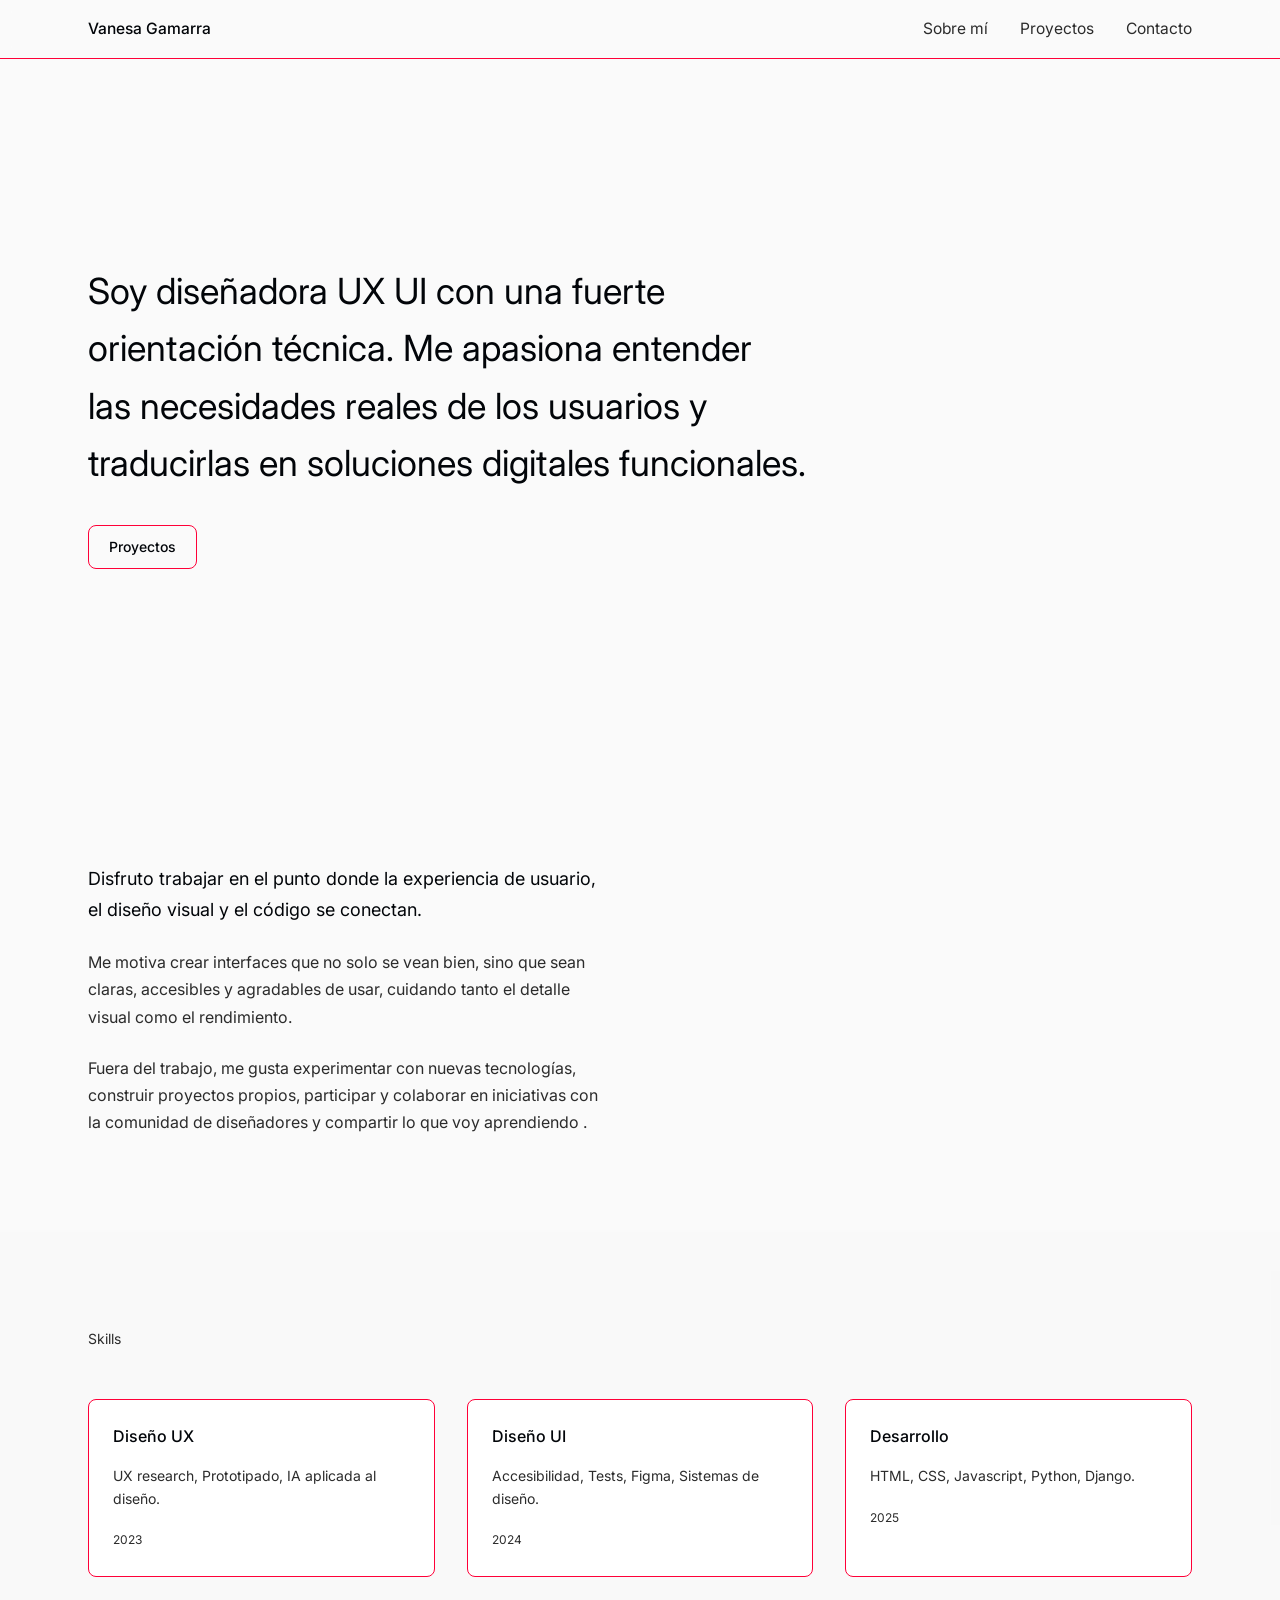
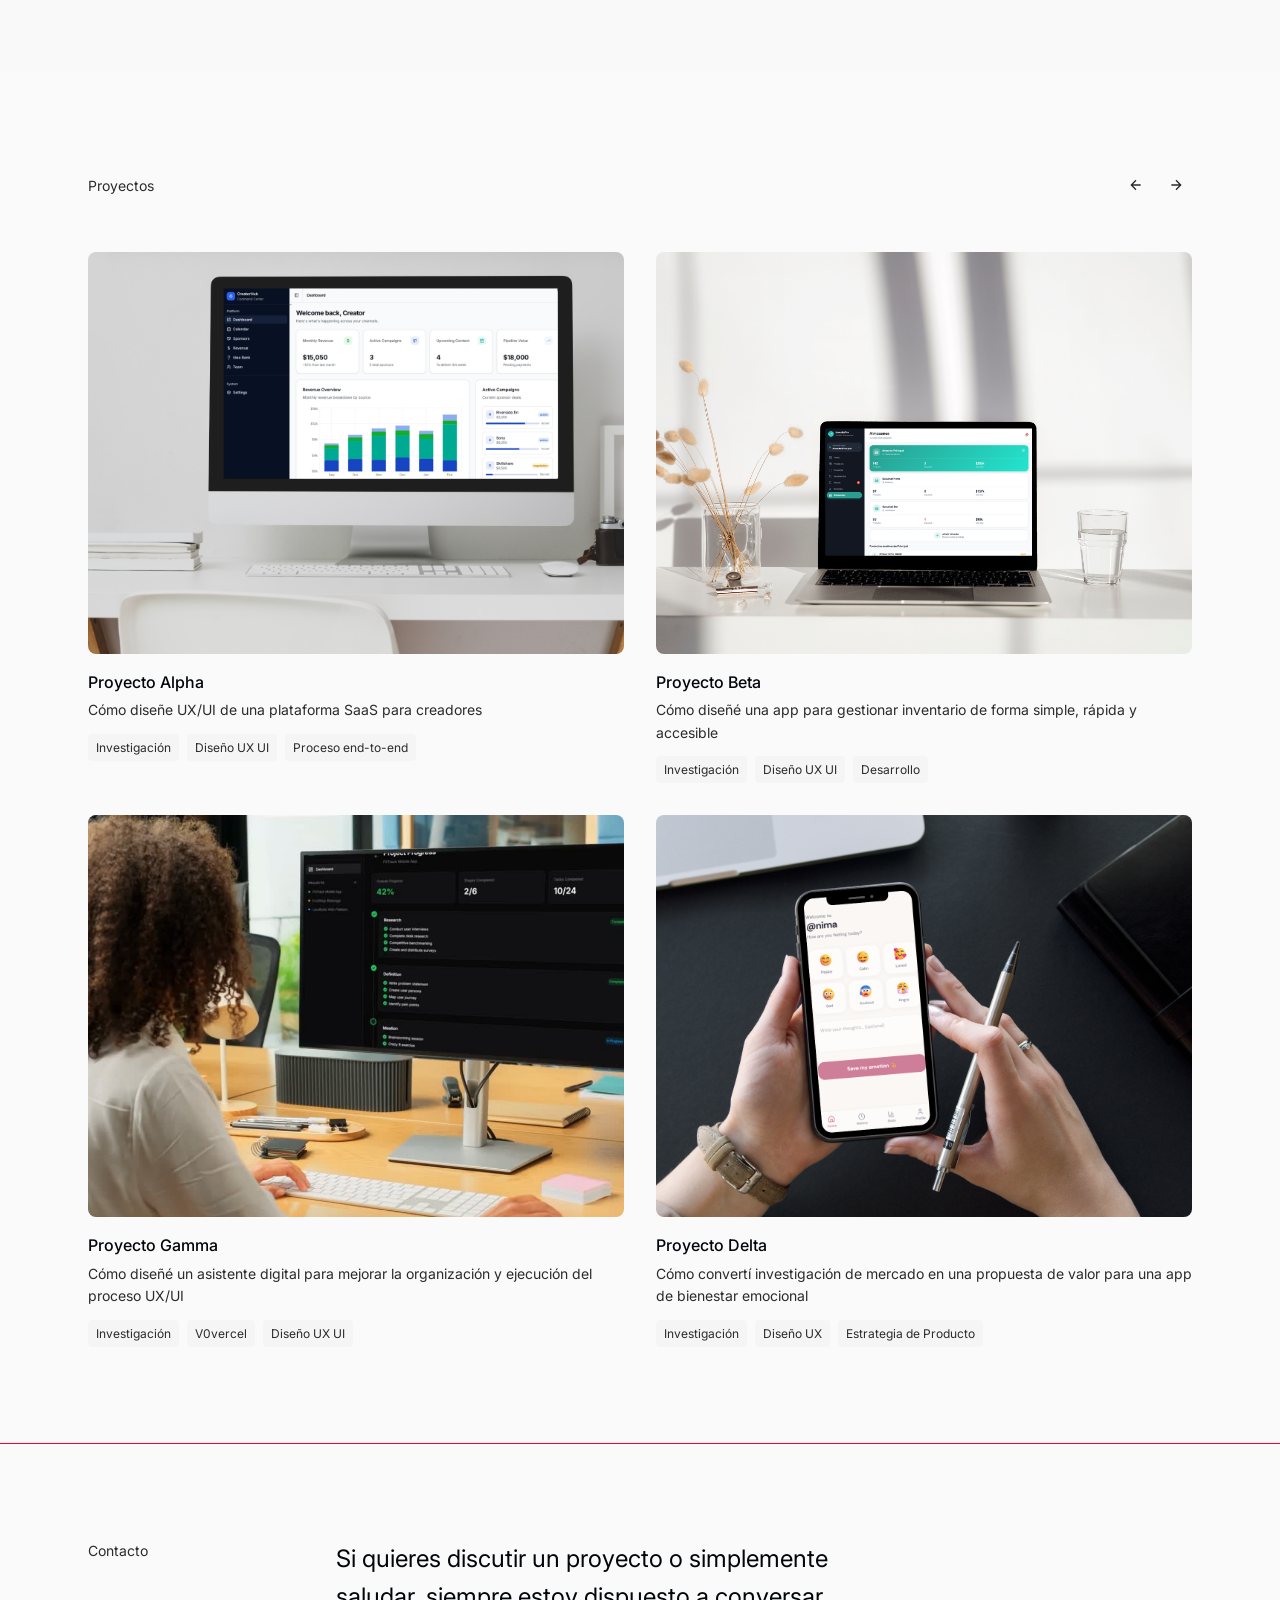
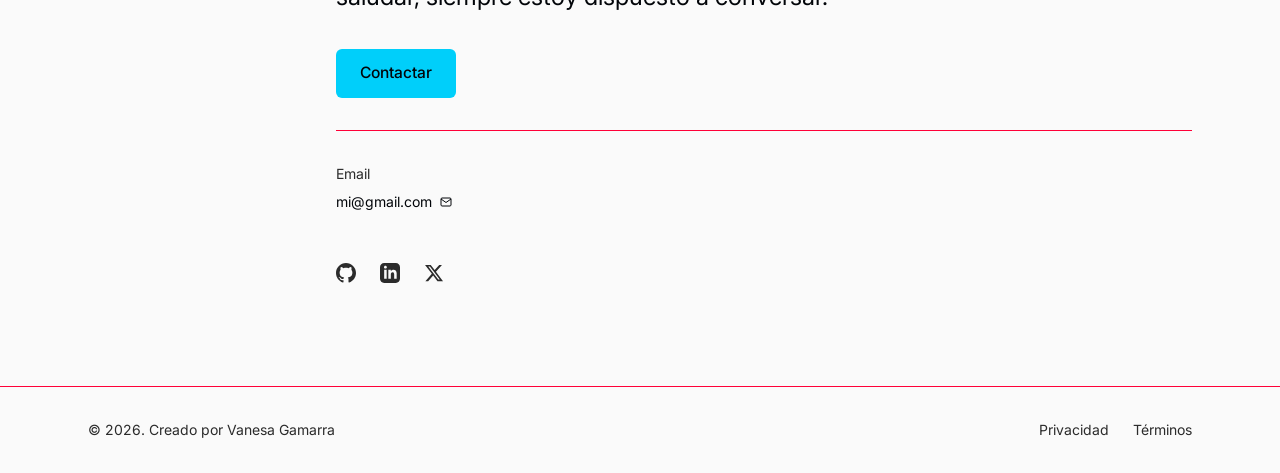
<file: index.html>
<!DOCTYPE html>
<html lang="es">
<head>
  <meta charset="UTF-8">
  <meta name="viewport" content="width=device-width, initial-scale=1.0">
  <title>Portfolio | Desarrollador & Diseñador</title>
  <meta name="description" content="Portfolio minimalista mostrando proyectos y experiencia profesional">
  <link rel="preconnect" href="https://fonts.googleapis.com">
  <link rel="preconnect" href="https://fonts.gstatic.com" crossorigin>
  <link href="https://fonts.googleapis.com/css2?family=Inter:wght@400;500;600&display=swap" rel="stylesheet">
  <link rel="stylesheet" href="styles.css">
</head>
<body>
  <!-- Header -->
  <header class="header">
    <nav class="nav">
      <a href="/" class="nav-logo">Vanesa Gamarra</a>
      <ul class="nav-links">
        <li><a href="#sobre">Sobre mí</a></li>
        <li><a href="#trabajo">Proyectos</a></li>        
        <li><a href="#contacto">Contacto</a></li>
      </ul>
      <button class="mobile-menu-btn" aria-label="Abrir menú">
        <svg width="24" height="24" viewBox="0 0 24 24" fill="none" stroke="currentColor" stroke-width="2">
          <line x1="3" y1="12" x2="21" y2="12"></line>
          <line x1="3" y1="6" x2="21" y2="6"></line>
          <line x1="3" y1="18" x2="21" y2="18"></line>
        </svg>
      </button>
    </nav>
  </header>

  <main>
    <!-- Hero Section -->
    <section class="hero">
      <div class="container">
        <p class="hero-greeting"></p>
        <h1 class="hero-title">
          Soy diseñadora UX  UI con una fuerte orientación técnica. Me apasiona entender las necesidades reales de los usuarios 
                y traducirlas en soluciones digitales funcionales. 
        </h1>
        <div class="hero-cta">
          <a href="#trabajo" class="btn btn-outline">Proyectos</a>
        </div>
      </div>
    </section>

   

    <!-- About Section -->
    <section id="sobre" class="about">
      <div class="container">
        <div class="about-grid">
          <div class="about-content">
            <h2 class="section-label"></h2>
            <div class="about-text">
              <p class="about-intro">
                Disfruto trabajar en el punto donde la experiencia de usuario, el diseño visual y el código se conectan.
              </p>
              <p>
                Me motiva crear interfaces que no solo se vean bien, sino que sean claras, accesibles y agradables de usar, cuidando tanto el detalle visual como el rendimiento.
              <p>
                Fuera del trabajo, me gusta experimentar con nuevas tecnologías, construir proyectos propios, participar y colaborar en iniciativas con la comunidad de diseñadores y compartir lo que voy aprendiendo .
              </p>
            </div>
          </div>
          <!--
          <div class="experience">
            <h2 class="section-label">Experiencia</h2>
            <div class="experience-list" id="experience-list">
               Experience items will be loaded by JavaScript 
            </div>
          </div>
          -->
        </div>
      </div>
    </section>
     <!-- Craft Section -->
    <section class="craft">
      <div class="container">
        <h2 class="section-label">Skills</h2>
        <div class="craft-grid" id="craft-grid">
          <!-- Craft items will be loaded by JavaScript -->
        </div>
      </div>
    </section>

    <!-- Projects Section -->
    <section id="trabajo" class="projects">
      <div class="container">
        <div class="section-header">
          <h2 class="section-label">Proyectos</h2>
          <div class="nav-arrows">
            <button class="arrow-btn" aria-label="Anterior">
              <svg width="16" height="16" viewBox="0 0 24 24" fill="none" stroke="currentColor" stroke-width="2">
                <path d="M19 12H5M12 19l-7-7 7-7"/>
              </svg>
            </button>
            <button class="arrow-btn" aria-label="Siguiente">
              <svg width="16" height="16" viewBox="0 0 24 24" fill="none" stroke="currentColor" stroke-width="2">
                <path d="M5 12h14M12 5l7 7-7 7"/>
              </svg>
            </button>
          </div>
        </div>
        <div class="projects-grid" id="projects-grid">
          <!-- Projects will be loaded by JavaScript -->
        </div>
      </div>
    </section>


    

    
    <!-- Contact Section -->
    <section id="contacto" class="contact">
      <div class="container">
        <div class="contact-grid">
          <h2 class="section-label">Contacto</h2>
          <div class="contact-content">
            <p class="contact-intro">
              Si quieres discutir un proyecto o simplemente saludar, siempre estoy dispuesto a conversar.
            </p>
            <a href="mailto:vanesaroshanajgamarra@gmail.com" class="contact-button">Contactar</a>
            <div class="contact-details">
              <div class="contact-email">
                <p class="label">Email</p>
                <a href="mailto:vanesaroshanajgamarra@gmail.com" class="email-link">
                  mi@gmail.com
                  <svg width="12" height="12" viewBox="0 0 24 24" fill="none" stroke="currentColor" stroke-width="2">
                    <path d="M4 4h16c1.1 0 2 .9 2 2v12c0 1.1-.9 2-2 2H4c-1.1 0-2-.9-2-2V6c0-1.1.9-2 2-2z"></path>
                    <polyline points="22,6 12,13 2,6"></polyline>
                  </svg>
                </a>
              </div>
            </div>
            <div class="social-links">
              <a href="https://github.com/VanesaRGamarra" target="_blank" rel="noopener noreferrer" aria-label="GitHub">
                <svg width="20" height="20" viewBox="0 0 24 24" fill="currentColor">
                  <path d="M12 0c-6.626 0-12 5.373-12 12 0 5.302 3.438 9.8 8.207 11.387.599.111.793-.261.793-.577v-2.234c-3.338.726-4.033-1.416-4.033-1.416-.546-1.387-1.333-1.756-1.333-1.756-1.089-.745.083-.729.083-.729 1.205.084 1.839 1.237 1.839 1.237 1.07 1.834 2.807 1.304 3.492.997.107-.775.418-1.305.762-1.604-2.665-.305-5.467-1.334-5.467-5.931 0-1.311.469-2.381 1.236-3.221-.124-.303-.535-1.524.117-3.176 0 0 1.008-.322 3.301 1.23.957-.266 1.983-.399 3.003-.404 1.02.005 2.047.138 3.006.404 2.291-1.552 3.297-1.23 3.297-1.23.653 1.653.242 2.874.118 3.176.77.84 1.235 1.911 1.235 3.221 0 4.609-2.807 5.624-5.479 5.921.43.372.823 1.102.823 2.222v3.293c0 .319.192.694.801.576 4.765-1.589 8.199-6.086 8.199-11.386 0-6.627-5.373-12-12-12z"/>
                </svg>
              </a>
              <a href="https://www.linkedin.com/in/vanesaroxanagamarra/" target="_blank" rel="noopener noreferrer" aria-label="LinkedIn">
                <svg width="20" height="20" viewBox="0 0 24 24" fill="currentColor">
                  <path d="M19 0h-14c-2.761 0-5 2.239-5 5v14c0 2.761 2.239 5 5 5h14c2.762 0 5-2.239 5-5v-14c0-2.761-2.238-5-5-5zm-11 19h-3v-11h3v11zm-1.5-12.268c-.966 0-1.75-.79-1.75-1.764s.784-1.764 1.75-1.764 1.75.79 1.75 1.764-.783 1.764-1.75 1.764zm13.5 12.268h-3v-5.604c0-3.368-4-3.113-4 0v5.604h-3v-11h3v1.765c1.396-2.586 7-2.777 7 2.476v6.759z"/>
                </svg>
              </a>
              <a href="https://twitter.com" target="_blank" rel="noopener noreferrer" aria-label="Twitter">
                <svg width="20" height="20" viewBox="0 0 24 24" fill="currentColor">
                  <path d="M18.244 2.25h3.308l-7.227 8.26 8.502 11.24H16.17l-5.214-6.817L4.99 21.75H1.68l7.73-8.835L1.254 2.25H8.08l4.713 6.231zm-1.161 17.52h1.833L7.084 4.126H5.117z"/>
                </svg>
              </a>
            </div>
          </div>
        </div>
      </div>
    </section>
  </main>

  <!-- Footer -->
  <footer class="footer">
    <div class="container footer-content">
      <p class="copyright">© <span id="year"></span>. Creado por Vanesa Gamarra</p>
      <div class="footer-links">
        <a href="#">Privacidad</a>
        <a href="#">Términos</a>
      </div>
    </div>
  </footer>

  <script src="script.js"></script>
</body>
</html>
</file>
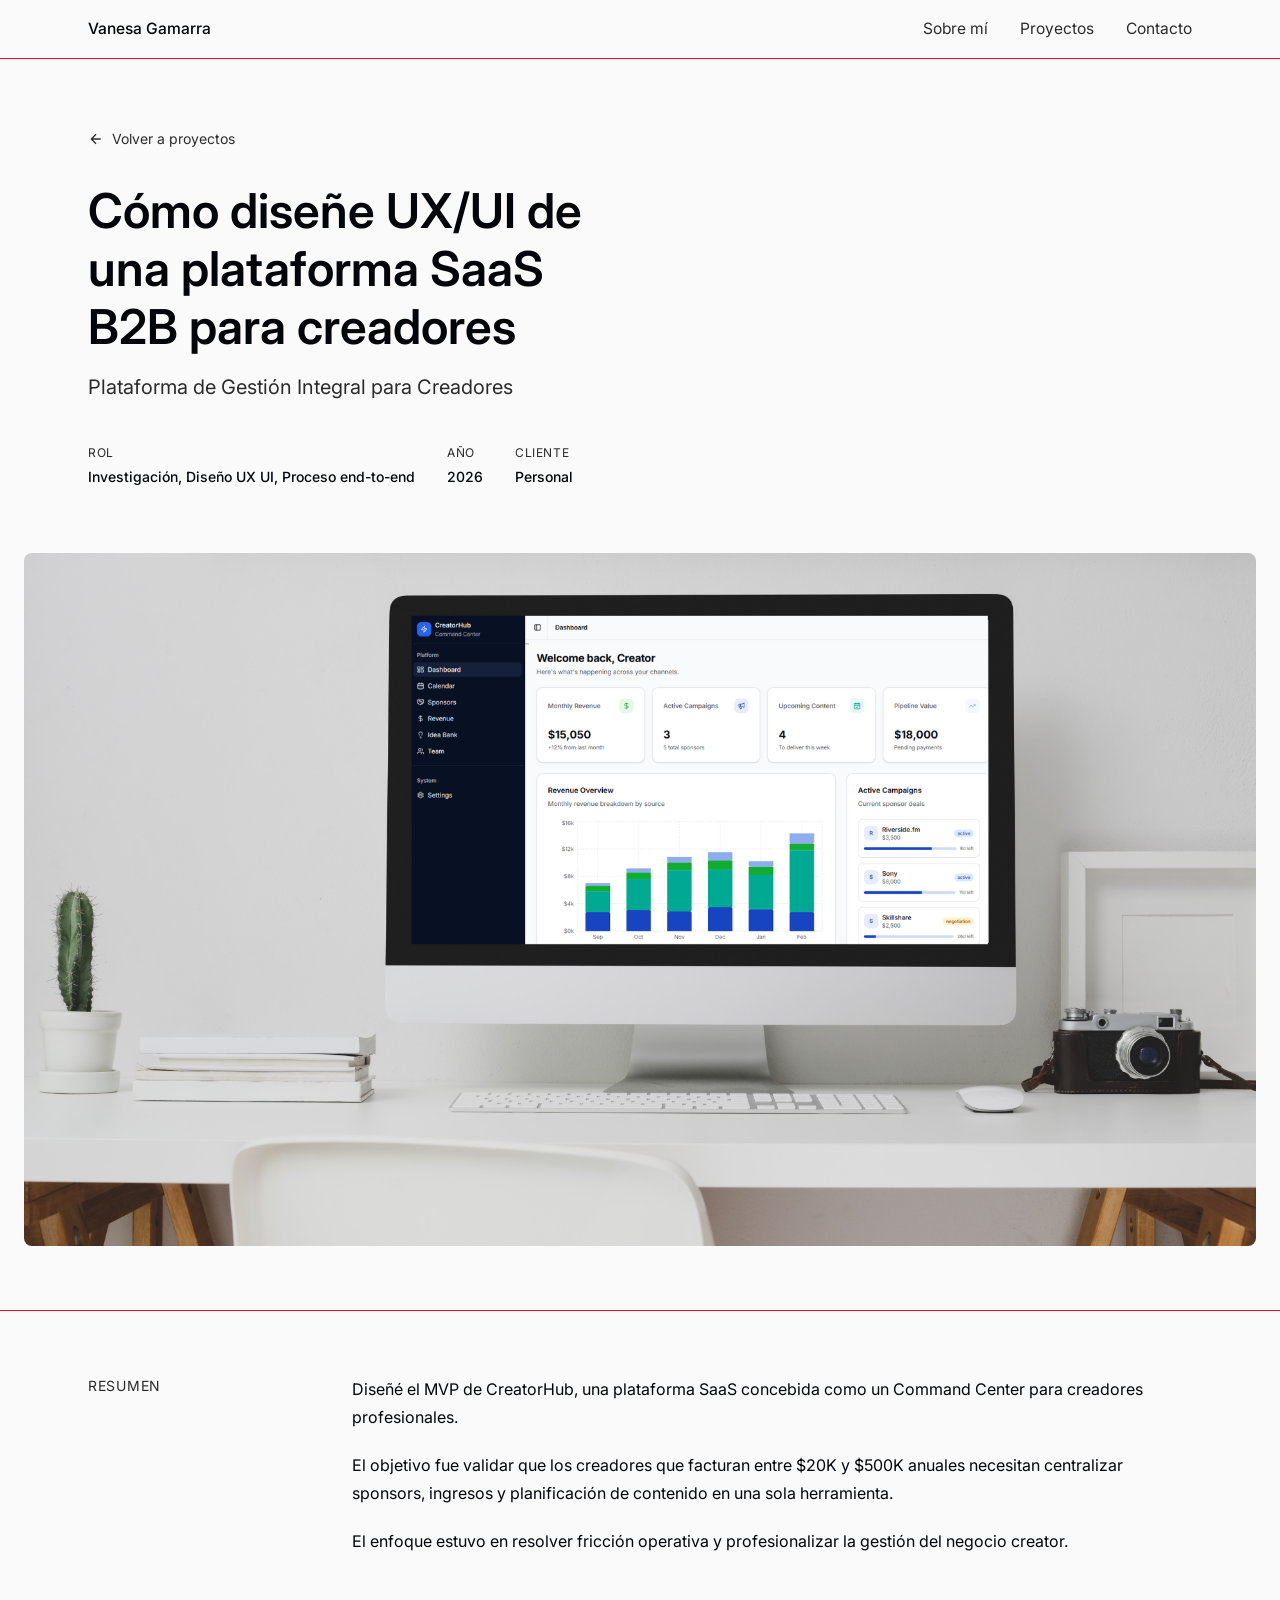
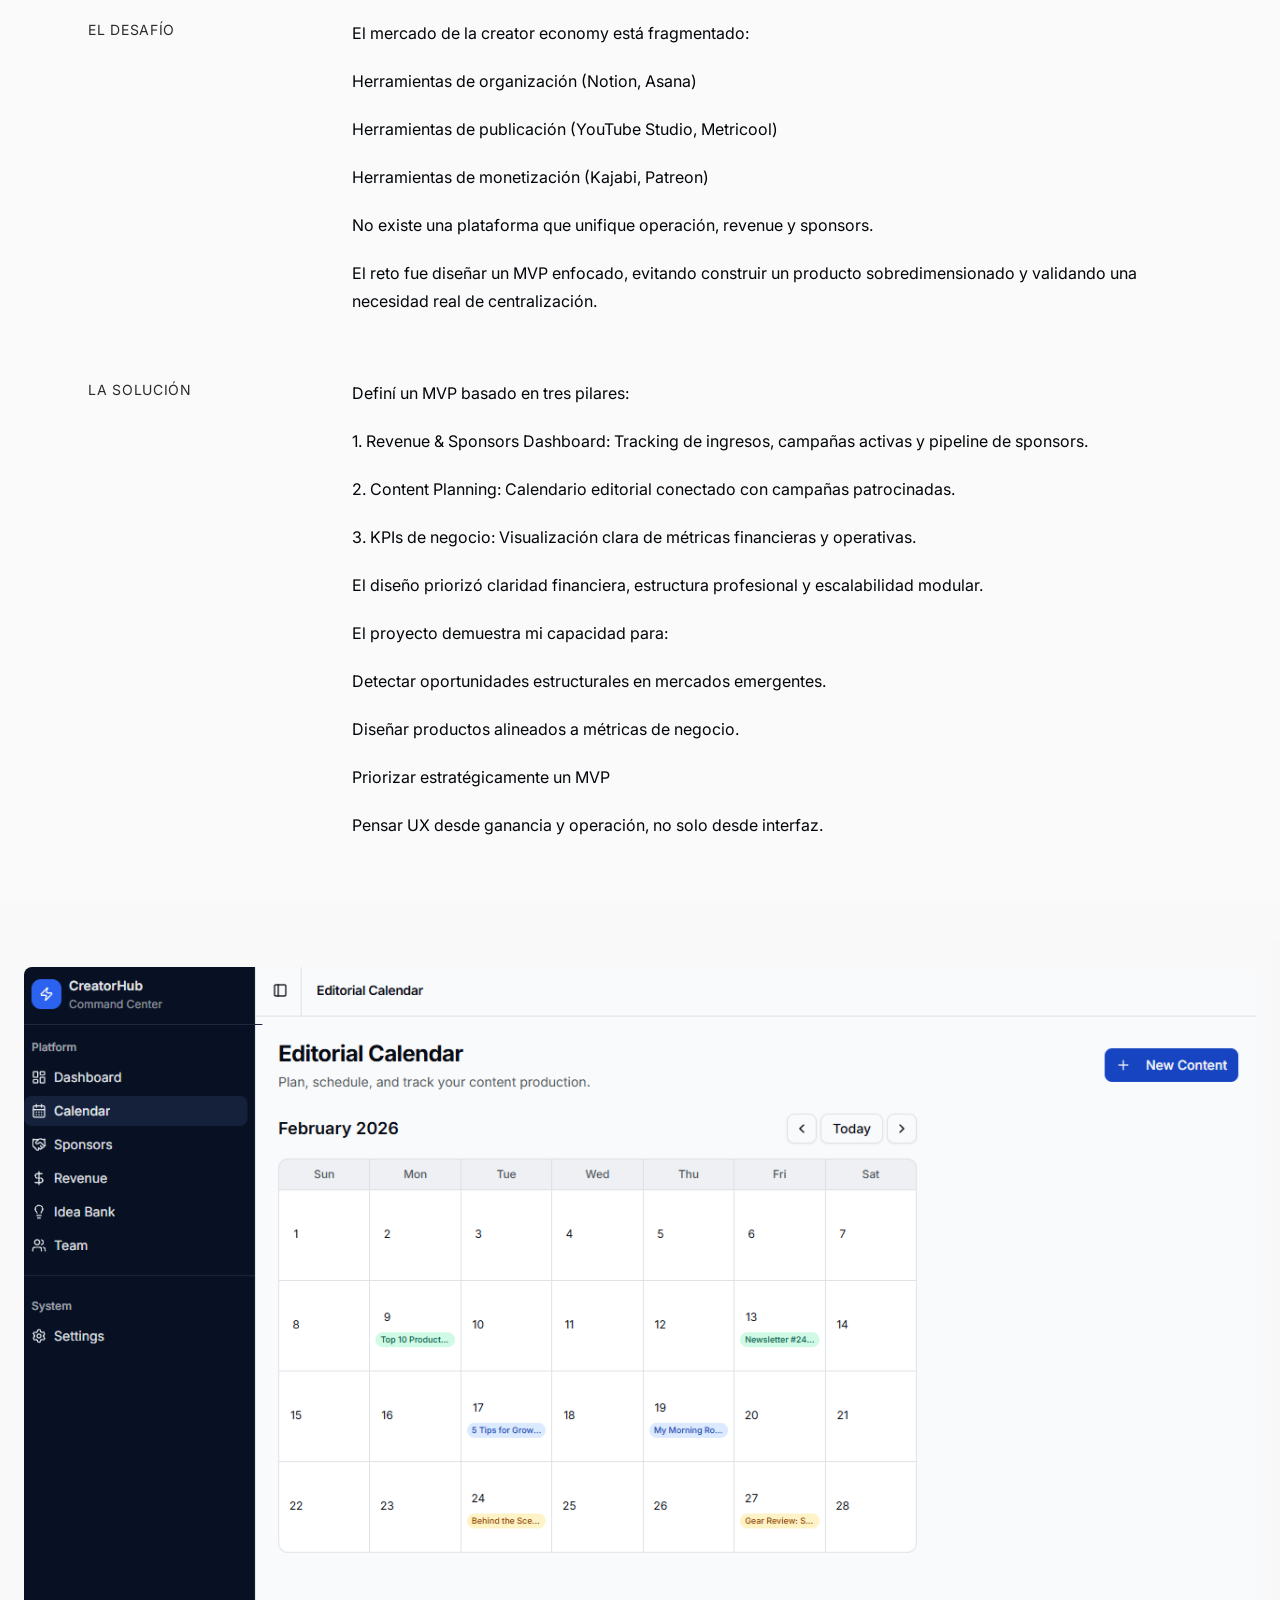
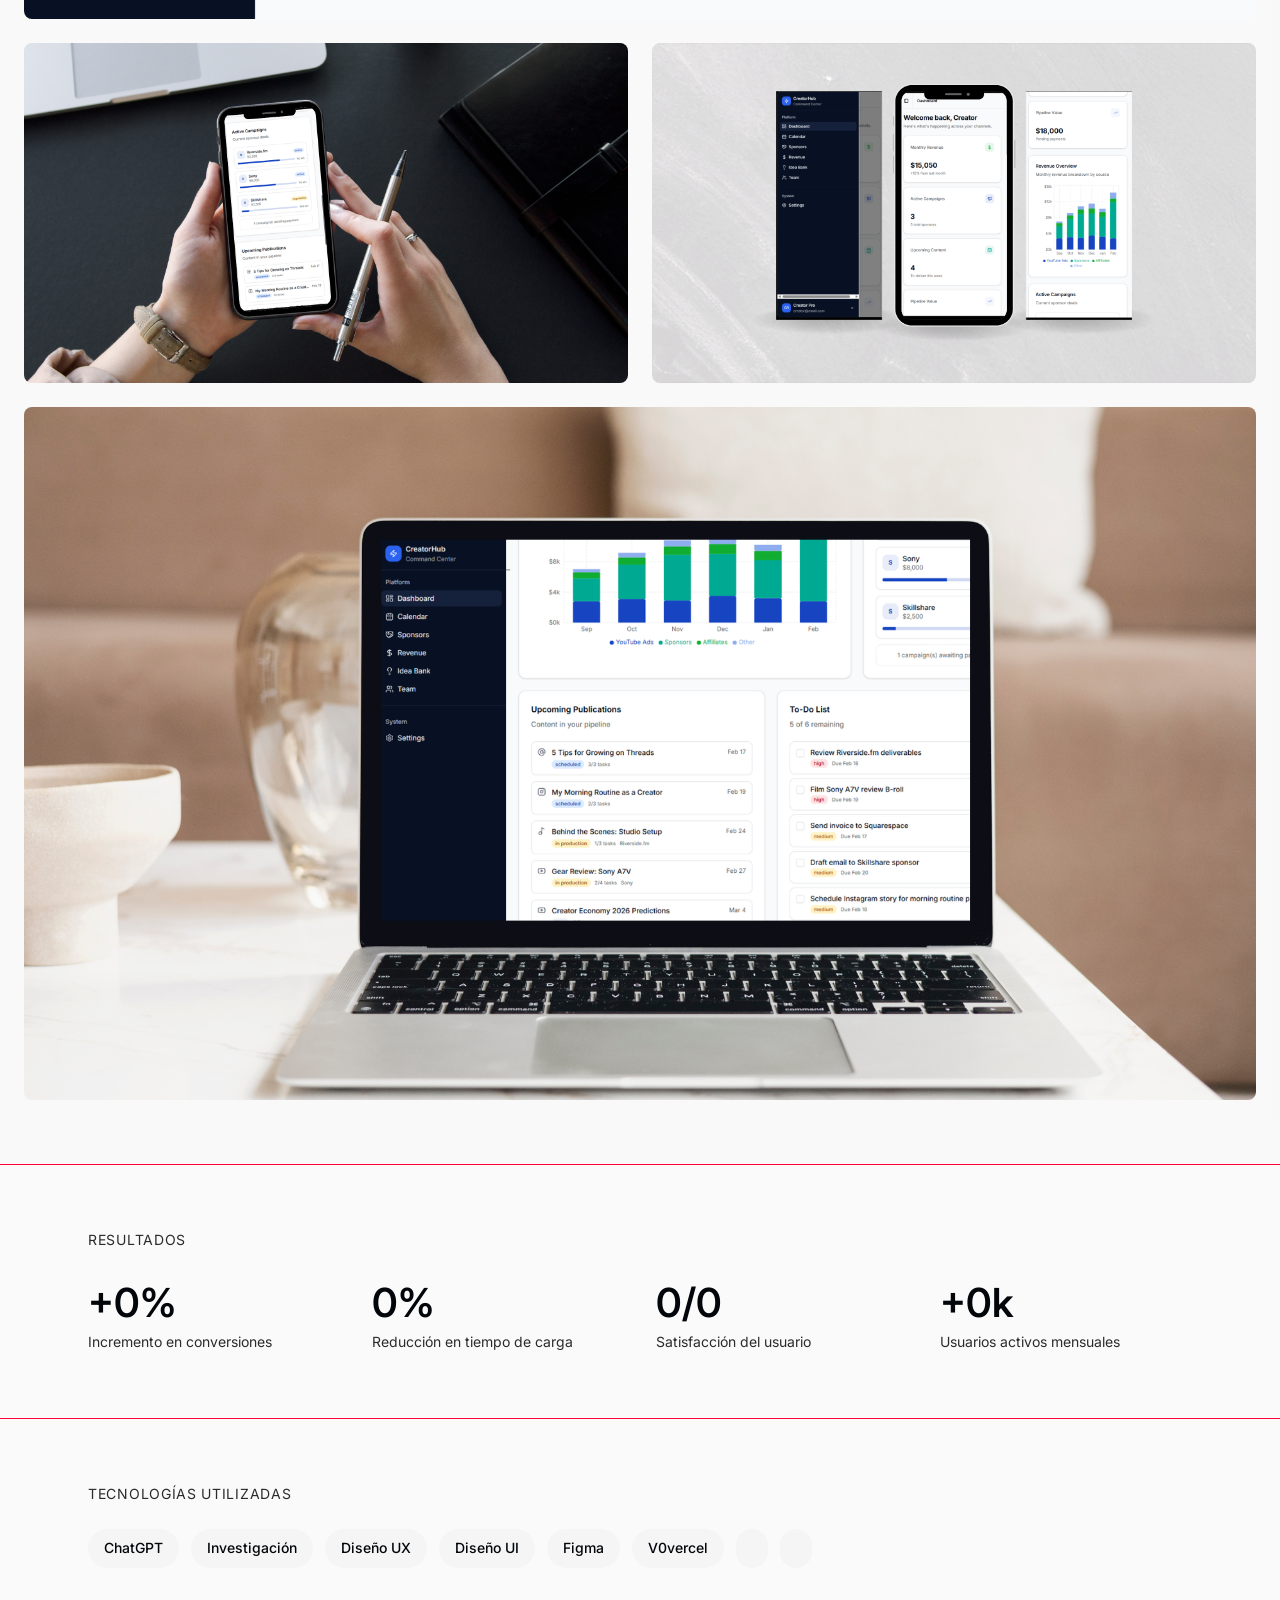
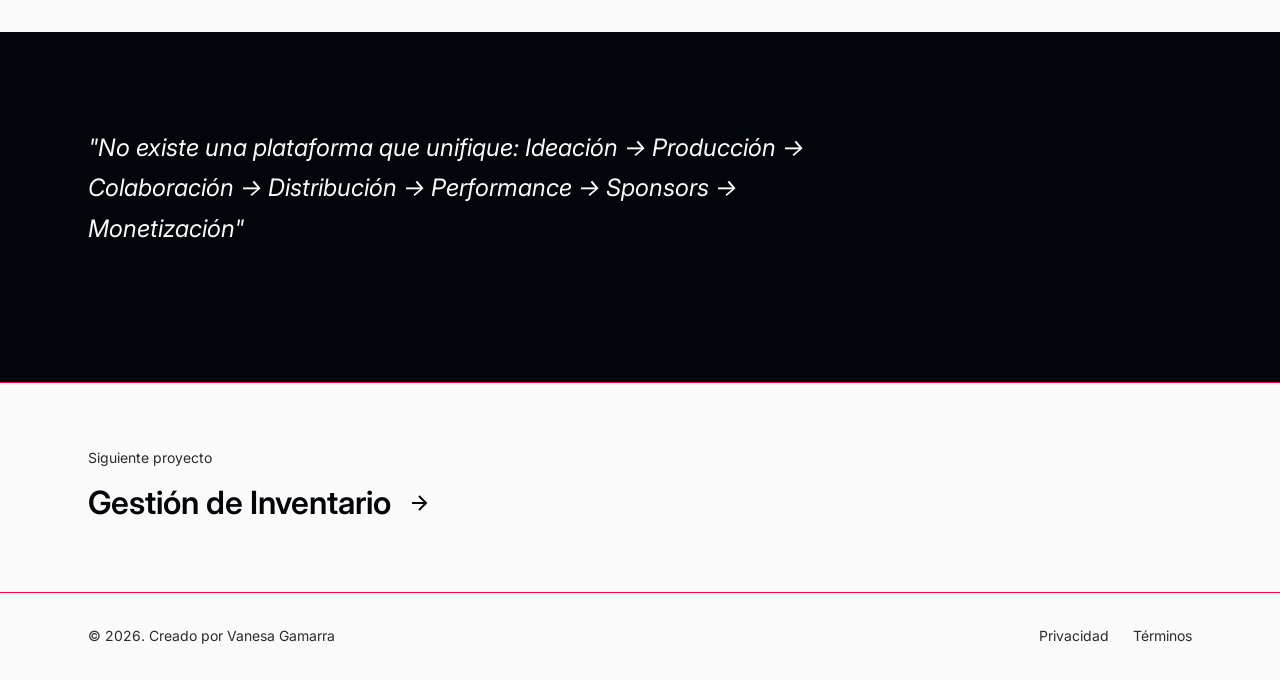
<file: project.html>
<!DOCTYPE html>
<html lang="es">
<head>
  <meta charset="UTF-8">
  <meta name="viewport" content="width=device-width, initial-scale=1.0">
  <title>Proyecto | Portfolio</title>
  <meta name="description" content="Detalle del proyecto">
  <link rel="preconnect" href="https://fonts.googleapis.com">
  <link rel="preconnect" href="https://fonts.gstatic.com" crossorigin>
  <link href="https://fonts.googleapis.com/css2?family=Inter:wght@400;500;600&display=swap" rel="stylesheet">
  <link rel="stylesheet" href="styles.css">
</head>
<body>
  <!-- Header -->
  <header class="header">
    <nav class="nav">
      <a href="index.html" class="nav-logo">Vanesa Gamarra</a>
      <ul class="nav-links">
        <li><a href="index.html#sobre">Sobre mí</a></li>
        <li><a href="index.html#trabajo">Proyectos</a></li>      
        <li><a href="index.html#contacto">Contacto</a></li>
      </ul>
      <button class="mobile-menu-btn" aria-label="Abrir menú">
        <svg width="24" height="24" viewBox="0 0 24 24" fill="none" stroke="currentColor" stroke-width="2">
          <line x1="3" y1="12" x2="21" y2="12"></line>
          <line x1="3" y1="6" x2="21" y2="6"></line>
          <line x1="3" y1="18" x2="21" y2="18"></line>
        </svg>
      </button>
    </nav>
  </header>

  <main>
    <!-- Project Hero -->
    <section class="project-hero">
      <div class="container">
        <a href="index.html#trabajo" class="back-link">
          <svg width="16" height="16" viewBox="0 0 24 24" fill="none" stroke="currentColor" stroke-width="2">
            <path d="M19 12H5M12 19l-7-7 7-7"/>
          </svg>
          Volver a proyectos
        </a>
        <h1 class="project-hero-title" id="project-title">Nombre del Proyecto</h1>
        <p class="project-hero-description" id="project-tagline">Una breve descripción del proyecto</p>
        <div class="project-meta">
          <div class="meta-item">
            <span class="meta-label">Rol</span>
            <span class="meta-value" id="project-role">Diseño & Desarrollo</span>
          </div>
          <div class="meta-item">
            <span class="meta-label">Año</span>
            <span class="meta-value" id="project-year">2024</span>
          </div>
          <div class="meta-item">
            <span class="meta-label">Cliente</span>
            <span class="meta-value" id="project-client">Cliente</span>
          </div>
        </div>
      </div>
    </section>

    <!-- Project Cover Image -->
    <section class="project-cover">
      <div class="container-wide">
        <div class="cover-image" id="cover-image">
          <img src="https://images.unsplash.com/photo-1460925895917-afdab827c52f?w=1600&h=900&fit=crop" alt="Proyecto">
        </div>
      </div>
    </section>

    <!-- Project Content -->
    <section class="project-content">
      <div class="container">
        <div class="content-grid">
          <!-- Overview -->
          <div class="content-section">
            <h2 class="content-label">Resumen</h2>
            <div class="content-text" id="project-overview">
              <p>Este proyecto nació de la necesidad de crear una solución digital que combinara funcionalidad con una experiencia de usuario excepcional. El objetivo principal era desarrollar una plataforma que no solo cumpliera con los requisitos técnicos, sino que también ofreciera una interfaz intuitiva y atractiva.</p>
              <p>Trabajando en estrecha colaboración con el cliente, identificamos los puntos clave que necesitaban atención y desarrollamos una estrategia integral que abarcó desde la investigación inicial hasta la implementación final.</p>
            </div>
          </div>

          <!-- Challenge -->
          <div class="content-section">
            <h2 class="content-label">El Desafío</h2>
            <div class="content-text" id="project-challenge">
              <p>El principal desafío fue crear un sistema que pudiera manejar grandes volúmenes de datos mientras mantenía tiempos de respuesta rápidos. Además, la interfaz debía ser accesible para usuarios con diferentes niveles de experiencia técnica.</p>
              <p>También fue crucial asegurar que el diseño fuera consistente en múltiples dispositivos y navegadores, manteniendo la identidad visual de la marca.</p>
            </div>
          </div>

          <!-- Solution -->
          <div class="content-section">
            <h2 class="content-label">La Solución</h2>
            <div class="content-text" id="project-solution">
              <p>Implementamos una arquitectura modular que permite escalabilidad y mantenimiento eficiente. El frontend fue desarrollado con un enfoque mobile-first, asegurando una experiencia óptima en cualquier dispositivo.</p>
              <p>Utilizamos un sistema de diseño personalizado que garantiza consistencia visual y facilita futuras iteraciones. La optimización del rendimiento fue prioridad durante todo el desarrollo.</p>
            </div>
          </div>
        </div>
      </div>
    </section>

    <!-- Project Gallery -->
    <section class="project-gallery">
      <div class="container-wide">
        <div class="gallery-grid" id="gallery-grid">
          <div class="gallery-item full-width">
            <img src="https://images.unsplash.com/photo-1551650975-87deedd944c3?w=1600&h=900&fit=crop" alt="Vista del proyecto">
          </div>
          <div class="gallery-item">
            <img src="https://images.unsplash.com/photo-1559028012-481c04fa702d?w=800&h=600&fit=crop" alt="Detalle del proyecto">
          </div>
          <div class="gallery-item">
            <img src="https://images.unsplash.com/photo-1558655146-9f40138edfeb?w=800&h=600&fit=crop" alt="Detalle del proyecto">
          </div>
          <div class="gallery-item full-width">
            <img src="https://images.unsplash.com/photo-1467232004584-a241de8bcf5d?w=1600&h=900&fit=crop" alt="Vista del proyecto">
          </div>
        </div>
      </div>
    </section>

    <!-- Results -->
    <section class="project-results">
      <div class="container">
        <h2 class="content-label">Resultados</h2>
        <div class="results-grid">
          <div class="result-item">
            <span class="result-number">+150%</span>
            <span class="result-label">Incremento en conversiones</span>
          </div>
          <div class="result-item">
            <span class="result-number">45%</span>
            <span class="result-label">Reducción en tiempo de carga</span>
          </div>
          <div class="result-item">
            <span class="result-number">4.8/5</span>
            <span class="result-label">Satisfacción del usuario</span>
          </div>
          <div class="result-item">
            <span class="result-number">+80k</span>
            <span class="result-label">Usuarios activos mensuales</span>
          </div>
        </div>
      </div>
    </section>

    <!-- Technologies -->
    <section class="project-tech">
      <div class="container">
        <h2 class="content-label">Tecnologías Utilizadas</h2>
        <div class="tech-list" id="tech-list">
          <span class="tech-tag">React</span>
          <span class="tech-tag">TypeScript</span>
          <span class="tech-tag">Next.js</span>
          <span class="tech-tag">Tailwind CSS</span>
          <span class="tech-tag">Node.js</span>
          <span class="tech-tag">PostgreSQL</span>
          <span class="tech-tag">Figma</span>
          <span class="tech-tag">Vercel</span>
        </div>
      </div>
    </section>

    <!-- Testimonial -->
    <section class="project-testimonial">
      <div class="container">
        <blockquote class="testimonial-quote">
          "El trabajo realizado superó nuestras expectativas. No solo cumplieron con los plazos establecidos, sino que la calidad del resultado final fue excepcional. Definitivamente volveremos a trabajar juntos."
        </blockquote>
        <div class="testimonial-author">
          <span class="author-name"></span>
          <span class="author-role"></span>
        </div>
      </div>
    </section>

    <!-- Next Project -->
    <section class="next-project">
      <div class="container">
        <p class="next-label">Siguiente proyecto</p>
        <a href="project.html?id=2" class="next-link" id="next-project-link">
          <span class="next-title" id="next-project-title">Dashboard Analytics</span>
          <svg width="24" height="24" viewBox="0 0 24 24" fill="none" stroke="currentColor" stroke-width="2">
            <path d="M5 12h14M12 5l7 7-7 7"/>
          </svg>
        </a>
      </div>
    </section>
  </main>

  <!-- Footer -->
  <footer class="footer">
    <div class="container footer-content">
      <p class="copyright">© <span id="year">2026</span>. Creado por Vanesa Gamarra</p>
      <div class="footer-links">
        <a href="#">Privacidad</a>
        <a href="#">Términos</a>
      </div>
    </div>
  </footer>

  <script src="project.js"></script>
</body>
</html>
</file>
<file: styles.css>
/* CSS Variables */
:root {
  --background: #fafafa;
  --foreground: #020509;
  
  --card: #ffffff;
  --card-foreground: #171717;
  --secondary: #f5f5f5;
  --secondary-foreground: #171717;
  --muted-foreground: #2b2b2b;
  --border: #ff0038;
  --radius: 0.5rem;
  --font-sans: 'Inter', -apple-system, BlinkMacSystemFont, 'Segoe UI', Roboto, sans-serif;
}

/* Reset */
*, *::before, *::after {
  box-sizing: border-box;
  margin: 0;
  padding: 0;
}

html {
  scroll-behavior: smooth;
}

body {
  font-family: var(--font-sans);
  background-color: var(--background);
  color: var(--foreground);
  line-height: 1.6;
  -webkit-font-smoothing: antialiased;
}

img {
  max-width: 100%;
  height: auto;
  display: block;
}

a {
  text-decoration: none;
  color: inherit;
}

ul {
  list-style: none;
}

/* Container */
.container {
  max-width: 72rem;
  margin: 0 auto;
  padding: 0 1.5rem;
  width: 100%;
}

/* Header */
.header {
  position: fixed;
  top: 0;
  left: 0;
  right: 0;
  z-index: 50;
  background-color: rgba(250, 250, 250, 0.8);
  backdrop-filter: blur(8px);
  border-bottom: 1px solid var(--border);
}

.nav {
  max-width: 72rem;
  margin: 0 auto;
  padding: 1rem 1.5rem;
  display: flex;
  align-items: center;
  justify-content: space-between;
}

.nav-logo {
  font-size: 0.975rem;
  font-weight: 500;
  color: var(--foreground);
  transition: color 0.2s;
}

.nav-logo:hover {
  color: var(--muted-foreground);
}

.nav-links {
  display: flex;
  align-items: center;
  gap: 2rem;
}

.nav-links a {
  font-size: 0.975rem;
  color: var(--muted-foreground);
  transition: color 0.2s;
}

.nav-links a:hover {
  color: var(--foreground);
}

.mobile-menu-btn {
  display: none;
  background: none;
  border: none;
  cursor: pointer;
  color: var(--foreground);
}

/* Buttons */
.btn {
  display: inline-flex;
  align-items: center;
  padding: 0.625rem 1.25rem;
  font-size: 0.875rem;
  font-weight: 500;
  border-radius: var(--radius);
  transition: all 0.2s;
  cursor: pointer;
  border: none;
}

.btn-outline {
  background: transparent;
  border: 1px solid var(--border);
  color: var(--foreground);
}

.btn-outline:hover {
  background-color: var(--secondary);
}

.btn-primary {
  background-color: var(--foreground);
  color: var(--background);
}

.btn-primary:hover {
  opacity: 0.9;
}


/* Hero */
.hero {
  min-height: 80vh;
  display: flex;
  flex-direction: column;
  justify-content: center;
  padding-top: 6rem;
}

.hero-greeting {
  font-size: 0.875rem;
  color: var(--muted-foreground);
  margin-bottom: 1rem;
}

.hero-title {
  font-size: 1.5rem;
  font-weight: 400;
  line-height: 1.6;
  max-width: 48rem;
  text-wrap: balance;
}

.hero-cta {
  margin-top: 2rem;
}

/* Section Label */
.section-label {
  font-size: 0.875rem;
  color: var(--muted-foreground);
  font-weight: 400;
  margin-bottom: 3rem;
}

.section-header {
  display: flex;
  align-items: center;
  justify-content: space-between;
  margin-bottom: 3rem;
}

.section-header .section-label {
  margin-bottom: 0;
}

/* Navigation Arrows */
.nav-arrows {
  display: flex;
  gap: 0.5rem;
}

.arrow-btn {
  padding: 0.5rem;
  background: transparent;
  border: none;
  border-radius: var(--radius);
  cursor: pointer;
  color: var(--muted-foreground);
  transition: background-color 0.2s;
}

.arrow-btn:hover {
  background-color: var(--secondary);
}

/* Projects */
.projects {
  padding: 6rem 0;
}

.projects-grid {
  display: grid;
  grid-template-columns: repeat(1, 1fr);
  gap: 2rem;
}

.project-card {
  display: block;
}

.project-image {
  position: relative;
  aspect-ratio: 4/3;
  overflow: hidden;
  border-radius: var(--radius);
  background-color: var(--secondary);
  margin-bottom: 1rem;
}

.project-image img {
  width: 100%;
  height: 100%;
  object-fit: cover;
  transition: transform 0.5s;
}

.project-card:hover .project-image img {
  transform: scale(1.05);
}

.project-title {
  font-size: 1rem;
  font-weight: 500;
  margin-bottom: 0.25rem;
}

.project-description {
  font-size: 0.875rem;
  color: var(--muted-foreground);
  margin-bottom: 0.75rem;
}

.project-tags {
  display: flex;
  flex-wrap: wrap;
  gap: 0.5rem;
}

.tag {
  font-size: 0.75rem;
  padding: 0.25rem 0.5rem;
  background-color: var(--secondary);
  color: var(--muted-foreground);
  border-radius: 0.25rem;
}

/* Craft */
.craft {
  padding: 6rem 0;
  background-color: rgba(245, 245, 245, 0.3);
}

.craft-grid {
  display: grid;
  grid-template-columns: repeat(1, 1fr);
  gap: 2rem;
}

.craft-card {
  display: block;
  padding: 1.5rem;
  background-color: var(--card);
  border-radius: var(--radius);
  border: 1px solid var(--border);
  transition: border-color 0.2s;
}

.craft-card:hover {
  border-color: #00cffa;
}

.craft-header {
  display: flex;
  align-items: flex-start;
  justify-content: space-between;
  margin-bottom: 1rem;
}

.craft-title {
  font-size: 1rem;
  font-weight: 500;
}

.craft-card:hover .craft-title {
  text-decoration: underline;
}

.craft-arrow {
  opacity: 0;
  transition: opacity 0.2s;
  color: var(--muted-foreground);
}

.craft-card:hover .craft-arrow {
  opacity: 1;
}

.craft-description {
  font-size: 0.875rem;
  color: var(--muted-foreground);
  margin-bottom: 1rem;
}

.craft-year {
  font-size: 0.75rem;
  color: var(--muted-foreground);
}

/* About */
.about {
  padding: 6rem 0;
}

.about-grid {
  display: grid;
  grid-template-columns: 1fr;
  gap: 4rem;
}

.about-text {
  display: flex;
  flex-direction: column;
  gap: 1.5rem;
}

.about-intro {
  font-size: 1.125rem;
  line-height: 1.7;
}

.about-text p:not(.about-intro) {
  font-size: 1rem;
  color: var(--muted-foreground);
  line-height: 1.7;
}

/* Experience */
.experience-list {
  display: flex;
  flex-direction: column;
}

.experience-item {
  padding: 1rem 0;
  border-bottom: 1px solid var(--border);
  display: flex;
  justify-content: space-between;
  align-items: flex-start;
  gap: 1rem;
}

.experience-item:last-child {
  border-bottom: none;
}

.experience-company {
  font-size: 1rem;
  font-weight: 500;
}

.experience-role {
  font-size: 0.875rem;
  color: var(--muted-foreground);
  margin-top: 0.25rem;
}

.experience-period {
  font-size: 0.875rem;
  color: var(--muted-foreground);
  white-space: nowrap;
}
.contact-button {
  align-self: flex-start;        /* 🔑 evita que se estire */
  background-color: #00cffa;
  color: #020509;
  padding: 0.75rem 1.5rem;
  border-radius: 6px;
  border: none;
  font-size: 0.975rem;
  font-weight: 500;
  cursor: pointer;
  transition: background-color 0.2s ease;
}

.contact-button:hover {
  background-color: #ffce38;
  
}
/* Contact */
.contact {
  padding: 6rem 0;
  border-top: 1px solid var(--border);
}

.contact-grid {
  display: grid;
  grid-template-columns: 1fr;
  gap: 3rem;
}

.contact-content {
  display: flex;
  flex-direction: column;
  gap: 2rem;
}

.contact-intro {
  font-size: 1.25rem;
  max-width: 32rem;
  text-wrap: balance;
}

.contact-details {
  padding-top: 2rem;
  border-top: 1px solid var(--border);
}

.label {
  font-size: 0.875rem;
  color: var(--muted-foreground);
  margin-bottom: 0.25rem;
}

.email-link {
  font-size: 0.875rem;
  display: inline-flex;
  align-items: center;
  gap: 0.5rem;
  transition: text-decoration 0.2s;
}

.email-link:hover {
  text-decoration: underline;
}

.social-links {
  display: flex;
  align-items: center;
  gap: 1.5rem;
  padding-top: 1rem;
}

.social-links a {
  color: var(--muted-foreground);
  transition: color 0.2s;
}

.social-links a:hover {
  color: var(--foreground);
}

/* Footer */
.footer {
  padding: 2rem 0;
  border-top: 1px solid var(--border);
}

.footer-content {
  display: flex;
  flex-direction: column;
  align-items: center;
  gap: 1rem;
  text-align: center;
}

.copyright {
  font-size: 0.875rem;
  color: var(--muted-foreground);
}

.footer-links {
  display: flex;
  align-items: center;
  gap: 1.5rem;
}

.footer-links a {
  font-size: 0.875rem;
  color: var(--muted-foreground);
  transition: color 0.2s;
}

.footer-links a:hover {
  color: var(--foreground);
}

/* Responsive */
@media (min-width: 768px) {
  .hero-title {
    font-size: 1.875rem;
  }

  .projects-grid {
    grid-template-columns: repeat(2, 1fr);
  }

  .craft-grid {
    grid-template-columns: repeat(3, 1fr);
  }

  .about-grid {
    grid-template-columns: repeat(2, 1fr);
  }

  .contact-grid {
    grid-template-columns: 200px 1fr;
  }

  .footer-content {
    flex-direction: row;
    justify-content: space-between;
    text-align: left;
  }
}

@media (min-width: 1024px) {
  .hero-title {
    font-size: 2.25rem;
  }

  .contact-intro {
    font-size: 1.5rem;
  }
}

@media (max-width: 640px) {
  .nav-links {
    display: none;
  }

  .mobile-menu-btn {
    display: block;
  }

  .nav-links.active {
    display: flex;
    flex-direction: column;
    position: absolute;
    top: 100%;
    left: 0;
    right: 0;
    background-color: var(--background);
    padding: 1rem 1.5rem;
    border-bottom: 1px solid var(--border);
  }
}

/* ========================================
   PROJECT DETAIL PAGE STYLES
   ======================================== */

/* Container Wide */
.container-wide {
  max-width: 90rem;
  margin: 0 auto;
  padding: 0 1.5rem;
  width: 100%;
}

/* Back Link */
.back-link {
  display: inline-flex;
  align-items: center;
  gap: 0.5rem;
  font-size: 0.875rem;
  color: var(--muted-foreground);
  transition: color 0.2s;
  margin-bottom: 2rem;
}

.back-link:hover {
  color: var(--foreground);
}

/* Project Hero */
.project-hero {
  padding-top: 8rem;
  padding-bottom: 4rem;
}

.project-hero-title {
  font-size: 2rem;
  font-weight: 600;
  line-height: 1.2;
  margin-bottom: 1rem;
  max-width: 48rem;
  text-wrap: balance;
}

.project-hero-description {
  font-size: 1.125rem;
  color: var(--muted-foreground);
  line-height: 1.6;
  max-width: 40rem;
  margin-bottom: 2.5rem;
}

.project-meta {
  display: flex;
  flex-wrap: wrap;
  gap: 2rem;
}

.meta-item {
  display: flex;
  flex-direction: column;
  gap: 0.25rem;
}

.meta-label {
  font-size: 0.75rem;
  text-transform: uppercase;
  letter-spacing: 0.05em;
  color: var(--muted-foreground);
}

.meta-value {
  font-size: 0.875rem;
  font-weight: 500;
}

/* Project Cover */
.project-cover {
  padding-bottom: 4rem;
}

.cover-image {
  aspect-ratio: 16/9;
  overflow: hidden;
  border-radius: var(--radius);
  background-color: var(--secondary);
}

.cover-image img {
  width: 100%;
  height: 100%;
  object-fit: cover;
}

/* Project Content */
.project-content {
  padding: 4rem 0;
  border-top: 1px solid var(--border);
}

.content-grid {
  display: flex;
  flex-direction: column;
  gap: 4rem;
}

.content-section {
  display: grid;
  grid-template-columns: 1fr;
  gap: 1.5rem;
}

.content-label {
  font-size: 0.875rem;
  color: var(--muted-foreground);
  font-weight: 400;
  text-transform: uppercase;
  letter-spacing: 0.05em;
}

.content-text {
  display: flex;
  flex-direction: column;
  gap: 1.25rem;
}

.content-text p {
  font-size: 1rem;
  line-height: 1.75;
  color: var(--foreground);
}

/* Project Gallery */
.project-gallery {
  padding: 4rem 0;
  background-color: rgba(245, 245, 245, 0.3);
}

.gallery-grid {
  display: grid;
  grid-template-columns: 1fr;
  gap: 1.5rem;
}

.gallery-item {
  overflow: hidden;
  border-radius: var(--radius);
  background-color: var(--secondary);
}

.gallery-item img {
  width: 100%;
  height: 100%;
  object-fit: cover;
  transition: transform 0.5s;
}

.gallery-item:hover img {
  transform: scale(1.02);
}

/* Project Results */
.project-results {
  padding: 4rem 0;
  border-top: 1px solid var(--border);
}

.results-grid {
  display: grid;
  grid-template-columns: repeat(2, 1fr);
  gap: 2rem;
  margin-top: 2rem;
}

.result-item {
  display: flex;
  flex-direction: column;
  gap: 0.5rem;
}

.result-number {
  font-size: 2rem;
  font-weight: 600;
  line-height: 1;
}

.result-label {
  font-size: 0.875rem;
  color: var(--muted-foreground);
}

/* Project Technologies */
.project-tech {
  padding: 4rem 0;
  border-top: 1px solid var(--border);
}

.tech-list {
  display: flex;
  flex-wrap: wrap;
  gap: 0.75rem;
  margin-top: 1.5rem;
}

.tech-tag {
  font-size: 0.875rem;
  padding: 0.5rem 1rem;
  background-color: var(--secondary);
  color: var(--foreground);
  border-radius: 2rem;
  font-weight: 500;
}

/* Project Testimonial */
.project-testimonial {
  padding: 6rem 0;
  background-color: var(--foreground);
  color: var(--background);
}

.testimonial-quote {
  font-size: 1.25rem;
  line-height: 1.7;
  max-width: 48rem;
  margin-bottom: 2rem;
  font-style: italic;
}

.testimonial-author {
  display: flex;
  flex-direction: column;
  gap: 0.25rem;
}

.author-name {
  font-size: 1rem;
  font-weight: 500;
}

.author-role {
  font-size: 0.875rem;
  opacity: 0.7;
}

/* Next Project */
.next-project {
  padding: 4rem 0;
  border-top: 1px solid var(--border);
}

.next-label {
  font-size: 0.875rem;
  color: var(--muted-foreground);
  margin-bottom: 0.5rem;
}

.next-link {
  display: inline-flex;
  align-items: center;
  gap: 1rem;
  transition: gap 0.2s;
}

.next-link:hover {
  gap: 1.5rem;
}

.next-title {
  font-size: 1.5rem;
  font-weight: 600;
}

/* Responsive - Project Page */
@media (min-width: 768px) {
  .project-hero-title {
    font-size: 2.5rem;
  }

  .project-hero-description {
    font-size: 1.25rem;
  }

  .content-section {
    grid-template-columns: 200px 1fr;
    gap: 4rem;
  }

  .gallery-grid {
    grid-template-columns: repeat(2, 1fr);
  }

  .gallery-item.full-width {
    grid-column: span 2;
  }

  .results-grid {
    grid-template-columns: repeat(4, 1fr);
  }

  .testimonial-quote {
    font-size: 1.5rem;
  }
}

@media (min-width: 1024px) {
  .project-hero-title {
    font-size: 3rem;
  }

  .result-number {
    font-size: 2.5rem;
  }

  .next-title {
    font-size: 2rem;
  }
}
</file>
